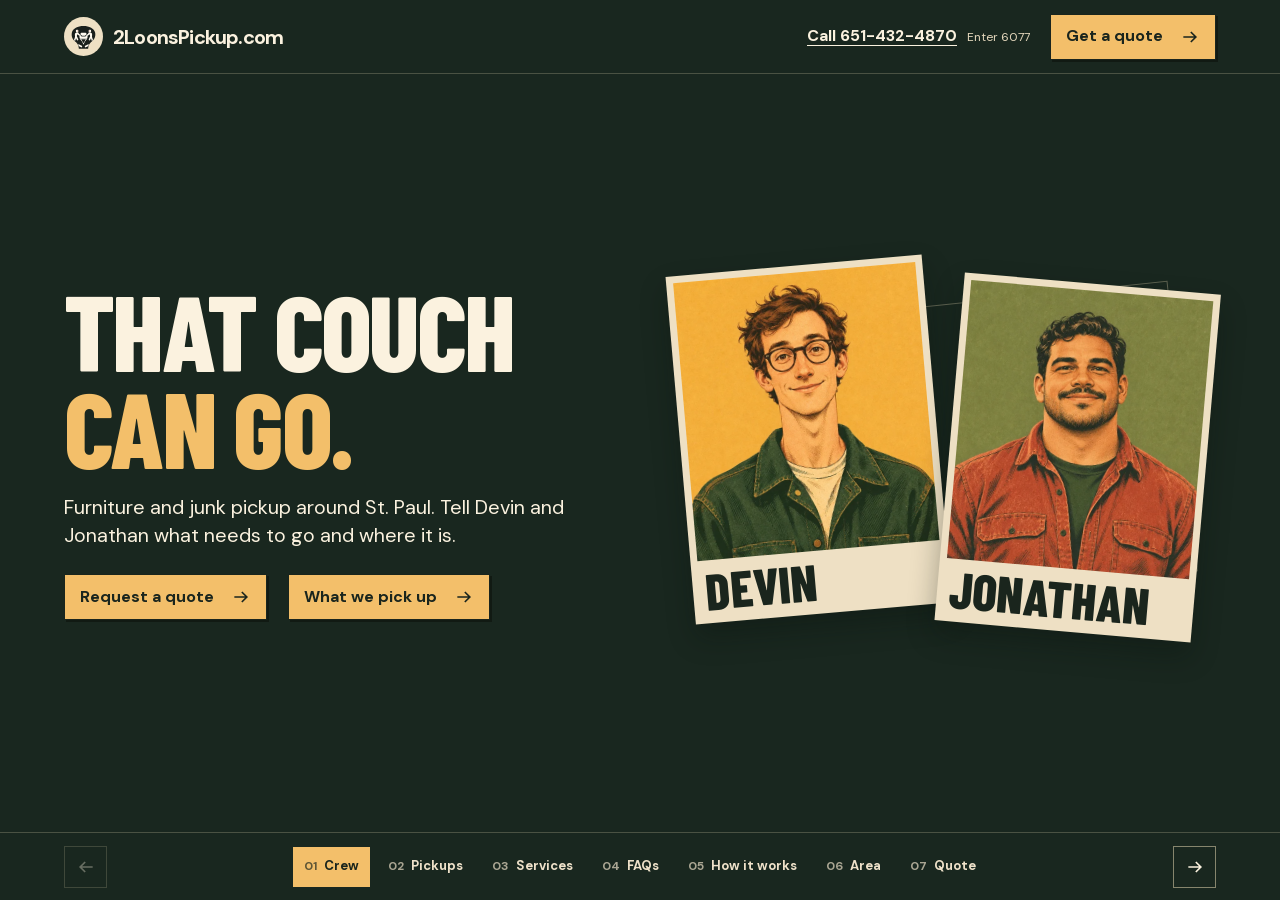
<file: index.html>
<!doctype html>
<html lang="en">
<head>
  <meta charset="utf-8">
  <meta name="viewport" content="width=device-width, initial-scale=1, interactive-widget=resizes-content">
  <meta name="description" content="Furniture and junk pickup around St. Paul. Ask Devin and Jonathan for a quote and check your ZIP.">
  <title>2 Loons Pickup | Furniture and junk pickup around St. Paul</title>
  <link rel="icon" href="./assets/couch-01.svg" type="image/svg+xml">
  <link rel="stylesheet" href="./panels.css">
  <link rel="stylesheet" href="./portraits.css">
  <link rel="stylesheet" href="./services.css">
  <link rel="stylesheet" href="./quote.css">
  <script defer src="./panels.js"></script>
  <script defer src="./portraits.js"></script>
  <script defer src="./quote.js"></script>
</head>
<body>
  <header class="site-header">
    <a class="brand" href="#crew" data-goto="crew">
      <img src="./assets/couch-01.svg" alt="">
      2LoonsPickup.com
    </a>
    <div class="header-actions">
      <div>
        <a class="call-link" href="tel:+16514324870" aria-describedby="call-extension">Call 651-432-4870</a>
        <span class="call-tip" id="call-extension">Enter 6077</span>
      </div>
      <button class="ticket" type="button" data-quote>
        Get a quote
        <svg viewBox="0 0 24 24" aria-hidden="true"><path d="M4 12h15m-6-6 6 6-6 6"/></svg>
      </button>
    </div>
  </header>

  <main class="rail" tabindex="0" aria-label="Browse the 2 Loons Pickup sections">
    <section class="panel hero active" id="crew" aria-labelledby="crew-title">
      <div class="inside">
        <div class="copy">
          <h1 id="crew-title">That couch <span>can go.</span></h1>
          <p>Furniture and junk pickup around St. Paul. Tell Devin and Jonathan what needs to go and where it is.</p>
          <div class="ctas">
            <button class="ticket" type="button" data-quote>
              Request a quote
              <svg viewBox="0 0 24 24" aria-hidden="true"><path d="M4 12h15m-6-6 6 6-6 6"/></svg>
            </button>
            <button class="ticket" type="button" data-goto="services">
              What we pick up
              <svg viewBox="0 0 24 24" aria-hidden="true"><path d="M4 12h15m-6-6 6 6-6 6"/></svg>
            </button>
          </div>
        </div>
        <div class="portraits">
          <figure class="portrait">
            <img src="./assets/devin.webp" alt="Illustrated portrait of Devin in round glasses and a green work jacket">
            <figcaption>Devin</figcaption>
          </figure>
          <figure class="portrait">
            <img src="./assets/jonathan.webp" alt="Illustrated portrait of Jonathan in a red work shirt">
            <figcaption>Jonathan</figcaption>
          </figure>
        </div>
      </div>
    </section>

    <section class="panel light services" id="services" aria-labelledby="services-title" aria-hidden="true" inert>
      <div class="inside">
        <div class="copy">
          <h2 id="services-title">What needs <span class="accent">to go?</span></h2>
          <ul>
            <li><strong>Furniture carryouts</strong><span>Couches, chairs and dressers.</span></li>
            <li><strong>Small cleanouts</strong><span>Garage corners and move-out leftovers.</span></li>
            <li><strong>Ask before booking</strong><span>Mattresses, fridges, TVs or tires. Some items may cost extra.</span></li>
          </ul>
          <div class="ctas">
            <a class="ticket dark" href="#service-guide">See all services</a>
            <button class="ticket dark" type="button" data-goto="process">
              How pickup works
              <svg viewBox="0 0 24 24" aria-hidden="true"><path d="M4 12h15m-6-6 6 6-6 6"/></svg>
            </button>
          </div>
        </div>
        <figure class="pickup-art" role="img" aria-label="Rust couch, green chair and moving box">
          <img class="pickup-couch" src="./assets/pickup-couch.webp" width="760" height="396" alt="">
          <img class="pickup-box" src="./assets/pickup-box.webp" width="350" height="312" alt="">
          <img class="pickup-chair" src="./assets/pickup-chair.webp" width="430" height="456" alt="">
        </figure>
      </div>
    </section>

    <section class="panel light service-guide" id="service-guide" aria-labelledby="guide-title" tabindex="0" aria-hidden="true" inert>
      <div class="guide-shell">
        <div class="guide-intro">
          <h2 id="guide-title">Services</h2>
          <div>
            <p>See what to show us when there are stairs, tight doorways, or items you want to keep.</p>
            <a class="ticket dark" href="#faq">Read the FAQs</a>
          </div>
        </div>

        <section class="guide-scene" aria-labelledby="couch-scene-title">
          <h3 id="couch-scene-title">Can you get my couch up these stairs?</h3>
          <figure>
            <img src="./assets/basement-couch.webp" alt="Jonathan points to the post at the stair turn as Devin looks over the route from the couch." width="1478" height="1064" decoding="async">
            <figcaption>Show where the stairs turn.</figcaption>
          </figure>
          <div class="guide-scene-copy">
            <p>Send a photo of the whole couch and another of the turn. Include the rest of the route to the truck so we can check the carry before booking.</p>
            <button class="ticket dark" type="button" data-quote>Request a quote</button>
            <p class="guide-scene-note">Attach photos in your mail app.</p>
          </div>
        </section>

        <div class="guide-card-grid">
          <article class="guide-card guide-carryout">
            <div class="guide-art">
              <img class="guide-cutout" src="./assets/cutout-carryout.webp" alt="Devin and Jonathan carrying a mustard loveseat" width="572" height="590">
            </div>
            <div class="guide-copy">
              <h3>Furniture carryouts</h3>
              <p>Couches, sectionals, recliners, dressers and tables. We can check a single piece or the leftovers from a small move.</p>
            </div>
            <p class="guide-card-note"><strong>Ask first</strong> about mattresses, box springs, TVs and appliances.</p>
          </article>
          <article class="guide-card guide-stairs">
            <div class="guide-art">
              <img class="guide-cutout" src="./assets/cutout-stairs.webp" alt="Devin and Jonathan supporting a washer on stairs with shoulder harnesses and a sling" width="750" height="610">
            </div>
            <div class="guide-copy">
              <h3>Stairs &amp; heavy items</h3>
              <p>Send photos of the item, stair turns and tight doorways. We’ll check difficult carries and heavy appliances before booking.</p>
              <a href="#safety-faq">Carrying and safety questions</a>
            </div>
          </article>
        </div>

        <div class="guide-service-story">
          <section class="guide-section guide-jobs" aria-labelledby="jobs-title">
            <h3 id="jobs-title">Other jobs</h3>
            <p>Send a photo of the whole pile so we can check what fits.</p>
            <div class="guide-card-grid guide-job-grid">
              <article class="guide-card guide-garage">
                <div class="guide-art guide-art-circle">
                  <img class="guide-cutout" src="./assets/cutout-garage.webp" alt="Devin lifting a storage tote" width="521" height="590">
                </div>
                <div class="guide-copy">
                  <h4>Garage corners</h4>
                  <p>Show us the corner you want cleared.</p>
                </div>
              </article>
              <article class="guide-card guide-boxes">
                <div class="guide-art guide-art-star">
                  <img class="guide-cutout" src="./assets/cutout-boxes.webp" alt="Jonathan carrying a cardboard box" width="526" height="590">
                </div>
                <div class="guide-copy">
                  <h4>Boxed clutter</h4>
                  <p>Get the boxes you want gone into one&nbsp;photo.</p>
                </div>
              </article>
              <article class="guide-card guide-curbside">
                <div class="guide-copy">
                  <h4>Curbside loads</h4>
                  <p>Show us the load and where it’s waiting.</p>
                </div>
                <div class="guide-art">
                  <img class="guide-cutout" src="./assets/cutout-curbside.webp" alt="Devin and Jonathan guiding a dresser on a hand truck" width="590" height="570">
                </div>
              </article>
            </div>
          </section>

          <section class="guide-section guide-day" aria-labelledby="arrival-title">
            <h3 id="arrival-title">Pickup day</h3>
            <div class="guide-day-grid">
              <div>
                <h4>Before we arrive</h4>
                <p>Clear a walking path, mark what goes and keep pets away from the carry route. Tell us about parking, gates, stairs and building access.</p>
              </div>
              <div>
                <h4>When we get there</h4>
                <p>We’ll walk through the agreed items and carry route with you. The scope and total need to be confirmed before anything is loaded.</p>
              </div>
            </div>
          </section>
        </div>

        <section class="guide-section guide-contact" aria-labelledby="guide-contact-title">
          <h3 id="guide-contact-title">Show us what needs to go</h3>
          <p>Send your pickup ZIP, the items and any stairs or access details. Attach photos in your mail app before sending.</p>
          <div class="ctas">
            <button class="ticket" type="button" data-quote>Request a quote</button>
            <a href="mailto:helpme@2loonspickup.com">helpme@2loonspickup.com</a>
            <a href="#services">Back to Pickups</a>
          </div>
        </section>
      </div>
    </section>

    <section class="panel light service-guide guide-faqs" id="faq" aria-labelledby="faq-title" tabindex="0" aria-hidden="true" inert>
      <div class="guide-shell">
        <div class="guide-intro">
          <h2 id="faq-title">Pickup <span>FAQs</span></h2>
          <div>
            <p>Answers about what we take, how to get ready and what happens on pickup day.</p>
            <button class="ticket dark" type="button" data-quote>Request a quote</button>
          </div>
        </div>
        <div class="questions">
          <div class="faq-group"><h3>What can you pick up?</h3>
            <details><summary>Can you take just one couch or a whole room?</summary><p>A single furniture carryout or a small cleanout is a good place to start. Send photos of everything you want removed, including any pieces that need to come apart. We’ll confirm the load before booking.</p></details>
            <details><summary>What about a mattress, TV, washer or fridge?</summary><p>Ask first. These items can need special handling or have extra disposal fees. Include the item type, a photo and its location so we can confirm whether we can take it and what the total would be.</p></details>
            <details><summary>Are there items you won’t take or that cost extra?</summary><p>Chemicals, paint, fuel, suspected asbestos and other hazardous or unknown loads are outside this pickup offer. Ask first about mattresses, TVs, appliances or anything that needs special handling. We’ll confirm accepted items and any extra charges before booking. Keep unconfirmed items separate from the agreed load.</p></details>
            <details><summary>Do you pick up in my ZIP code?</summary><p>We’re focused on St. Paul and nearby areas. Include your five-digit pickup ZIP in the quote request so we can check the location and schedule.</p></details>
          </div>
          <div class="faq-group" id="safety-faq" tabindex="-1"><h3>Carrying, safety and injuries</h3>
            <details><summary>Can you carry items on stairs or from a basement?</summary><p>Tell us how many flights, whether there are turns and how wide the doors are. Send pictures of the whole carry route. We need to check the item, access and crew needed before accepting a difficult carry.</p></details>
            <details><summary>Should I help carry? What if I can’t lift?</summary><p>Tell us you need the full carryout handled when you request a quote. We’ll confirm the people needed for the job. Check with the crew before joining a lift, and keep children and pets away from the carry route.</p></details>
            <details><summary>How do you check a tight or difficult carry?</summary><p>Show us the item and the route to the truck, including narrow doors, landings and obstacles. The crew needs to agree on the route and handling before moving it. If the access differs from the photos, the plan may need to change.</p></details>
            <details><summary>What if someone gets hurt or something is damaged?</summary><p>Stop the work and tell the crew right away so the concern can be addressed. Ask about coverage and how damage concerns are handled before booking, especially if your building has specific requirements.</p></details>
          </div>
          <div class="faq-group"><h3>Getting ready</h3>
            <details><summary>What photos should I send?</summary><p>Take one wide photo of the entire load, close-ups of bulky or unusual items, and photos of stairs, doorways and the route outside. Attach them to the email draft after you fill out the quote request.</p></details>
            <details><summary>What should I clear or mark beforehand?</summary><p>Mark the items that are going and separate anything you want to keep. Clear the walking route and move fragile belongings out of the way. Mention any part of the route you can’t clear yourself.</p></details>
            <details><summary>Should I empty furniture or disconnect appliances?</summary><p>Empty drawers and cabinets before the pickup unless you’ve agreed otherwise. For appliances, confirm acceptance and preparation requirements first, including who will handle any disconnection. Don’t start a disconnection you’re unsure about.</p></details>
            <details><summary>What about pets, gates, elevators and parking?</summary><p>Include entry codes, elevator reservations, parking limits and building rules in your request. Keep pets in a separate area during the carryout, and tell us if the truck can’t park near the exit.</p></details>
          </div>
          <div class="faq-group"><h3>Who arrives and what happens</h3>
            <details><summary>Will Devin and Jonathan both be there?</summary><p>Devin and Jonathan are the pickup crew. The people and crew size for your particular job need to be confirmed before booking, based on the load, stairs and access.</p></details>
            <details><summary>How will I know who is coming and when?</summary><p>Confirm the arrival window and who to expect when you arrange the pickup. If you need a call on arrival or a specific entrance used, include that in your request.</p></details>
            <details><summary>Do I need to be home?</summary><p>Arrange access and who can approve the pickup before booking. If you won’t be there, confirm that plan with us first and clearly identify the agreed items.</p></details>
            <details><summary>Can I add something on pickup day?</summary><p>Point it out before loading. A larger load or different carry route can change the work and total. Any change needs to be agreed before the extra items are loaded.</p></details>
          </div>
          <div class="faq-group"><h3>Quotes, timing and disposal</h3>
            <details><summary>What affects the quote? When is the price final?</summary><p>The items, load size, stairs, access, location and any special handling all matter. Photos help us understand the job. The scope and total need to be confirmed before loading, with changes agreed as they come up.</p></details>
            <details><summary>How soon can I get on the schedule?</summary><p>Send your preferred day with the request. We’ll check the crew and transport needed, then confirm an available window with you. A quote request by itself doesn’t reserve a pickup.</p></details>
            <details><summary>How do payment and receipts work?</summary><p>Confirm the payment method, when payment is due and any receipt you need when you arrange the job. Include building or reimbursement requirements early so they can be checked before booking.</p></details>
            <details><summary>Where do my items go?</summary><p>The destination depends on the item and the available disposal or reuse options. Ask about the plan for your particular load before booking, especially if you need a donation arrangement or specific documentation.</p></details>
          </div>
          <div class="faq-group"><h3>Why choose 2 Loons Pickup?</h3>
            <details><summary>When is this service a good fit?</summary><p>Start with us when you have furniture or a small cleanout and need help getting it out to the truck. You can share the exact load and access up front, then agree on the carryout and total before loading.</p></details>
            <details><summary>Could the city or my trash hauler take it?</summary><p>Possibly. If you can get the item to the curb, check <a href="https://www.stpaul.gov/departments/public-works/garbage-and-recycling/residential-collection/bulky-item-collection">Saint Paul’s bulky-item collection</a> and your hauler’s eligibility, accepted items and scheduling rules. Tell us if carrying it out is the part you need help with.</p></details>
            <details><summary>Who else offers junk pickup? What should I compare?</summary><p>Local options include <a href="https://junkguysmn.com/services/junk-removal/">Junk Guys</a> and <a href="https://www.1800gotjunk.com/us_en/locations/junk-removal-twin-cities">1-800-GOT-JUNK? Twin Cities</a>. Compare the full load, carryout, stairs, disposal fees, schedule and total. Ask each provider about coverage and any building requirements before choosing.</p></details>
          </div>
        </div>
      </div>
    </section>

    <section class="panel steps" id="process" aria-labelledby="steps-title" tabindex="0" aria-hidden="true" inert>
      <div class="inside">
        <h2 id="steps-title">How pickup works</h2>
        <figure class="art process-art" role="img" aria-label="Illustrations of a phone photo, a clipboard, and the crew carrying a couch"></figure>
        <ol>
          <li><h3>1. Show us the load</h3><p>Send photos of the items and the way out, along with your ZIP.</p></li>
          <li><h3>2. We check the details</h3><p>We check the route and let you know what we can take.</p></li>
          <li><h3>3. Confirm pickup</h3><p>We confirm the load, price, and pickup window with you before booking.</p></li>
        </ol>
      </div>
    </section>

    <section class="panel light area" id="area" aria-labelledby="area-title" aria-hidden="true" inert>
      <div class="inside">
        <div class="copy">
          <h2 id="area-title">Starting around <span class="accent">St. Paul</span></h2>
          <ul class="towns">
            <li>St. Paul</li>
            <li>West St. Paul</li>
            <li>South St. Paul</li>
            <li>Inver Grove Heights</li>
          </ul>
          <p>Check your ZIP when you ask for a quote.</p>
          <div class="ctas">
            <button class="ticket dark" type="button" data-quote>
              Ask about your ZIP
              <svg viewBox="0 0 24 24" aria-hidden="true"><path d="M4 12h15m-6-6 6 6-6 6"/></svg>
            </button>
          </div>
        </div>
        <figure class="art area-art" role="img" aria-label="Illustration of a pickup truck on a leafy residential street"></figure>
      </div>
    </section>

    <section class="panel quote" id="quote" aria-labelledby="quote-title" aria-hidden="true" inert>
      <div class="inside">
        <div class="copy">
          <h2 id="quote-title">Let’s get <span>it out.</span></h2>
          <ul>
            <li>Have your ZIP, item list, and preferred day handy.</li>
            <li>Tell us about stairs or other access details.</li>
            <li>Attach your photos in your mail app before sending.</li>
          </ul>
          <div class="ctas">
            <button class="ticket" type="button" data-quote>
              Open the quote form
              <svg viewBox="0 0 24 24" aria-hidden="true"><path d="M4 12h15m-6-6 6 6-6 6"/></svg>
            </button>
            <a class="call2" href="tel:+16514324870" aria-describedby="quote-call-extension">Call 651-432-4870</a>
          </div>
          <p class="call-tip" id="quote-call-extension">Enter 6077 when prompted.</p>
        </div>
        <figure class="art quote-art" role="img" aria-label="Illustration of a mustard couch and stacked moving boxes"></figure>
      </div>
    </section>
  </main>

  <nav class="pager" aria-label="Website sections">
    <button class="arrow prev" type="button" aria-label="Previous section" disabled>
      <svg viewBox="0 0 24 24" aria-hidden="true"><path d="M20 12H5m6-6-6 6 6 6"/></svg>
    </button>
    <div class="panel-buttons">
      <button class="panel-button" type="button" data-goto="crew" aria-current="step"><b aria-hidden="true">01</b>Crew</button>
      <button class="panel-button" type="button" data-goto="services"><b aria-hidden="true">02</b>Pickups</button>
      <button class="panel-button" type="button" data-goto="service-guide"><b aria-hidden="true">03</b>Services</button>
      <button class="panel-button" type="button" data-goto="faq"><b aria-hidden="true">04</b>FAQs</button>
      <button class="panel-button" type="button" data-goto="process" aria-label="Pickup process: how it works"><b aria-hidden="true">05</b><span class="pager-label-wide">How it works</span><span class="pager-label-short">Process</span></button>
      <button class="panel-button" type="button" data-goto="area"><b aria-hidden="true">06</b>Area</button>
      <button class="panel-button" type="button" data-goto="quote"><b aria-hidden="true">07</b>Quote</button>
    </div>
    <button class="arrow next" type="button" aria-label="Next section">
      <svg viewBox="0 0 24 24" aria-hidden="true"><path d="M4 12h15m-6-6 6 6-6 6"/></svg>
    </button>
    <span class="pager-count" aria-live="polite">Section 1 of 7</span>
  </nav>

  <dialog id="quote-drawer" aria-labelledby="drawer-title">
  <div class="quote-drawer-content">
    <div class="quote-drawer-header">
      <h2 id="drawer-title">Pickup quote</h2>
      <button class="quote-close" type="button" aria-label="Close quote form" autofocus>
        <svg viewBox="0 0 24 24" aria-hidden="true" focusable="false">
          <path d="m6 6 12 12M18 6 6 18"/>
        </svg>
      </button>
    </div>
    <p>Tell the crew what needs to go and how they’ll get to it.</p>
    <form method="dialog">
      <button type="submit" hidden>Open email draft</button>
      <div class="quote-fields">
        <label>
          Pickup ZIP
          <input name="zip" inputmode="numeric" autocomplete="postal-code" pattern="[0-9]{5}" title="Enter a five-digit ZIP" placeholder="55118" required>
        </label>
        <label>
          Preferred day (optional)
          <input name="day" placeholder="Saturday">
        </label>
      </div>
      <label>
        What needs to go?
        <textarea name="items" placeholder="One couch and a chair" required></textarea>
      </label>
      <label>
        Access or stairs (optional)
        <input name="access" placeholder="One flight, parking out front">
      </label>
      <div class="quote-actions">
        <a class="ticket dark quote-email" href="mailto:helpme@2loonspickup.com">
          Open email draft
          <svg viewBox="0 0 24 24" aria-hidden="true" focusable="false">
            <path d="M4 12h16m-7-7 7 7-7 7"/>
          </svg>
        </a>
        <button class="quote-copy" type="button">Copy request details</button>
      </div>
      <p class="quote-help">Attach photos in your mail app before you send the request. If your draft doesn’t open, copy the details into an email to <span class="quote-inbox">helpme@2loonspickup.com</span>.</p>
      <p class="quote-help quote-status" role="status"></p>
      <label class="quote-manual" hidden>
        Request details to copy
        <textarea readonly rows="4"></textarea>
      </label>
      <div class="quote-call">
        <a href="tel:+16514324870">Call 651-432-4870</a>
        <span>Enter 6077 when prompted.</span>
      </div>
    </form>
  </div>
</dialog>
</body>
</html>
</file>
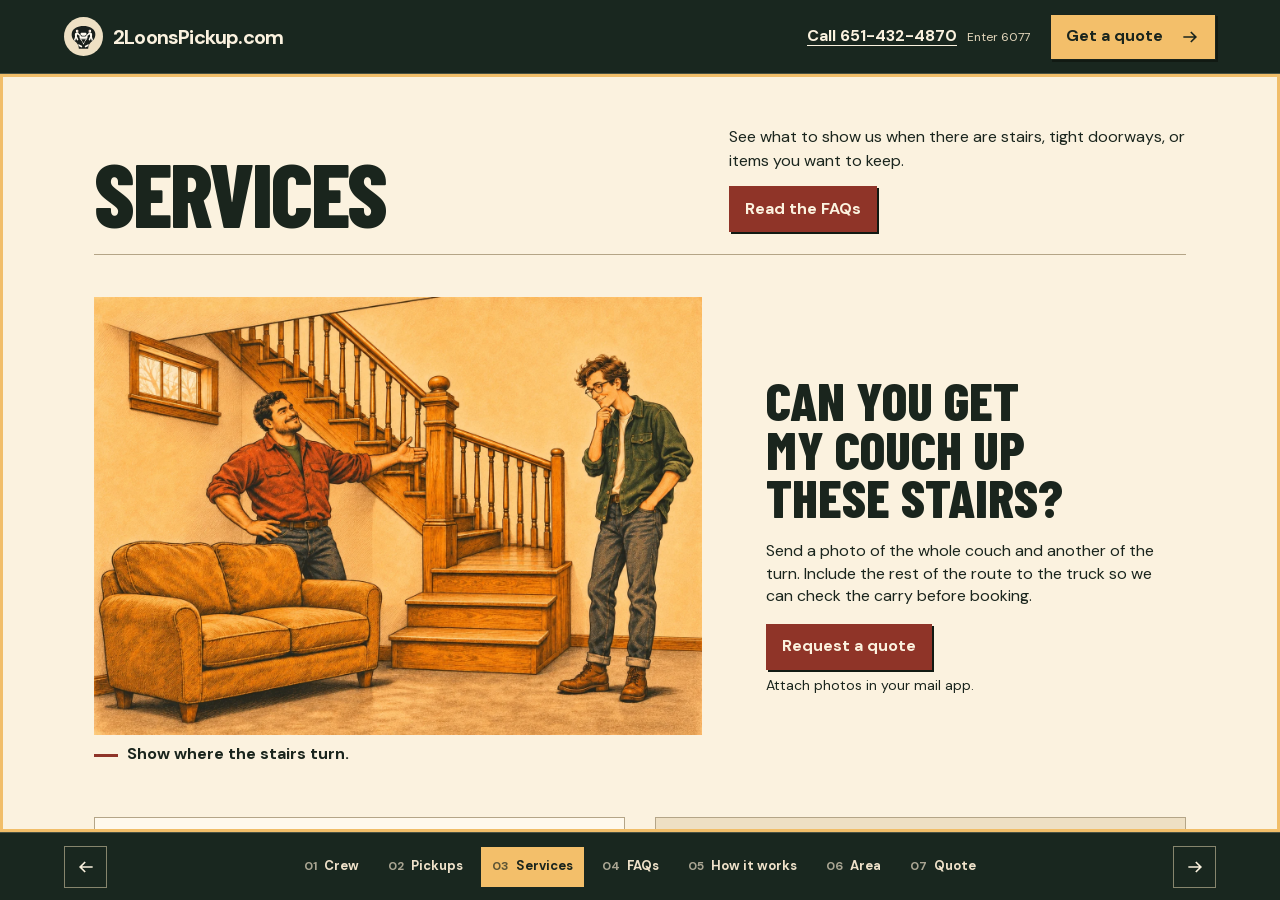
<file: services.html>
<!doctype html>
<html lang="en">
<head>
  <meta charset="utf-8">
  <meta name="viewport" content="width=device-width, initial-scale=1">
  <title>Services &amp; FAQs · 2 Loons Pickup</title>
  <link rel="canonical" href="https://2loonspickup.com/">
  <script>
    const section = ['#faq', '#safety-faq'].includes(location.hash) ? location.hash : '#service-guide';
    location.replace('./' + section);
  </script>
</head>
<body>
  <p><a href="./#service-guide">Open Services</a> or <a href="./#faq">Open FAQs</a> on 2 Loons Pickup.</p>
</body>
</html>
</file>
<file: panels.css>
@font-face {
  font-family: Barlow;
  src: url("./assets/display.woff2") format("woff2");
  font-weight: 800;
  font-display: swap;
}

@font-face {
  font-family: DM;
  src: url("./assets/body.woff2") format("woff2");
  font-weight: 400 700;
  font-display: swap;
}

:root {
  color-scheme: light;
  --night: #19271f;
  --ink: #1a251d;
  --cream: #fbf2df;
  --sand: #eee0c4;
  --gold: #f3bf6a;
  --rust: #8f3428;
  --paper: #f8efd9;
  --line: #c4b698;
  --outline: #b95a38;
  --edge: clamp(25px, 5vw, 82px);
}

* {
  box-sizing: border-box;
}

body {
  margin: 0;
  display: grid;
  grid-template-rows: auto minmax(0, 1fr) auto;
  grid-template-columns: minmax(0, 1fr);
  height: 100vh;
  height: 100dvh;
  overflow: hidden;
  background: var(--night);
  color: var(--cream);
  font: 16px/1.4 DM, Arial, sans-serif;
}

h1, h2, h3, p, ol, ul, figure {
  margin: 0;
}

h1, h2, h3 {
  font: 800 1em/.91 Barlow, "Arial Narrow", sans-serif;
}

a {
  color: inherit;
  text-underline-offset: 4px;
}

button, input, textarea {
  font: inherit;
}

button {
  cursor: pointer;
}

button:focus-visible, a:focus-visible, [tabindex]:focus-visible, input:focus-visible, textarea:focus-visible {
  outline: 3px solid #f1be69;
  outline-offset: 4px;
}

.light :focus-visible {
  outline-color: var(--rust);
}

.site-header, .pager {
  display: flex;
  align-items: center;
  justify-content: space-between;
  gap: 18px;
  padding-inline: var(--edge);
  background: var(--night);
}

.site-header {
  height: 74px;
  border-bottom: 1px solid #e4d7b23d;
}

.brand {
  display: inline-flex;
  align-items: center;
  gap: 10px;
  font-size: 20px;
  font-weight: 700;
  letter-spacing: -.04em;
  text-decoration: none;
  white-space: nowrap;
}

.brand img {
  width: 39px;
  height: 39px;
  padding: 4px;
  border-radius: 50%;
  background: var(--sand);
  object-fit: contain;
}

.header-actions {
  display: flex;
  align-items: center;
  gap: 20px;
}

.call-link {
  font-weight: 700;
}

.call-tip {
  color: #e4d7bc;
  font-size: 12px;
  margin-left: 6px;
}

.ticket {
  display: inline-flex;
  gap: 17px;
  align-items: center;
  justify-content: space-between;
  min-height: 46px;
  padding: 0 15px;
  border: 1px solid var(--ink);
  background: var(--gold);
  color: var(--ink);
  text-decoration: none;
  font-weight: 700;
  border-radius: 0;
  box-shadow: 2px 2px 0 #111a13;
}

.ticket:hover {
  background: #ffce81;
}

.ticket:active {
  transform: translate(1px, 1px);
  box-shadow: 1px 1px 0 #111a13;
}

.ticket.dark {
  background: var(--rust);
  color: var(--cream);
  border-color: var(--rust);
}

.ticket.dark:hover {
  background: #73271f;
}

.ticket svg, .arrow svg {
  width: 20px;
  height: 20px;
  flex: none;
  fill: none;
  stroke: currentColor;
  stroke-width: 2;
}

.rail {
  display: flex;
  overflow-x: auto;
  overflow-y: hidden;
  scroll-snap-type: x mandatory;
  overscroll-behavior-x: contain;
  scrollbar-width: none;
}

.rail::-webkit-scrollbar {
  display: none;
}

.panel {
  flex: 0 0 100%;
  min-width: 0;
  height: 100%;
  scroll-snap-align: start;
  scroll-snap-stop: always;
  overflow-x: hidden;
  overflow-y: auto;
  overscroll-behavior-block: contain;
}

.inside {
  min-height: 100%;
  display: grid;
  grid-template-columns: minmax(0, 1fr) minmax(0, 1fr);
  align-items: center;
  gap: clamp(25px, 5vw, 83px);
  padding: 28px var(--edge) 32px;
  max-width: 1570px;
  margin: auto;
}

.copy {
  position: relative;
  z-index: 1;
}

.panel h1, .panel h2 {
  font-size: clamp(66px, 8.3vw, 142px);
  text-transform: uppercase;
  letter-spacing: -.025em;
}

h1 span, .accent {
  display: block;
  color: var(--gold);
}

.copy p {
  font-size: clamp(17px, 1.55vw, 21px);
  max-width: 36ch;
  margin-top: 19px;
}

.ctas {
  display: flex;
  flex-wrap: wrap;
  align-items: center;
  gap: 12px 21px;
  margin-top: 24px;
}

.ctas .call2 {
  font-weight: 700;
  color: var(--gold);
}

.light {
  color: var(--ink);
  background: var(--cream);
}

.services h2 .accent, .area h2 .accent {
  color: #a3540e;
}

.services ul {
  list-style: none;
  padding: 0;
  margin-top: 22px;
  border-top: 1px solid var(--line);
  max-width: 520px;
}

.services li {
  padding: 10px 0;
  border-bottom: 1px solid var(--line);
}

.services strong {
  font-size: 18px;
  display: block;
}

.services li span {
  font-size: 15px;
  color: #494c3d;
}

.art {
  margin: 0;
  overflow: hidden;
  align-self: center;
  background-repeat: no-repeat;
}

.pickup-art {
  position: relative;
  align-self: center;
  justify-self: center;
  width: min(100%, 610px);
  aspect-ratio: 1.3;
}

.pickup-art img {
  position: absolute;
  display: block;
  height: auto;
  filter: drop-shadow(4px 10px 9px #30231242);
}

.pickup-couch {
  width: 88%;
  inset: 3% auto auto 2%;
}

.pickup-box {
  width: 21%;
  inset: auto auto 8% 20%;
}

.pickup-chair {
  width: 31%;
  inset: auto 2% 3% auto;
}

.steps {
  color: var(--ink);
  background: var(--gold);
}

.steps .inside {
  grid-template-columns: 1fr;
  align-content: safe center;
  gap: 16px;
}

.panel.steps h2 {
  font-size: clamp(60px, 6.9vw, 120px);
}

.process-art {
  width: 100%;
  /* The poster's illustration sits between its printed heading and captions. */
  aspect-ratio: 3.2;
  background-image: url("./assets/process.webp");
  background-size: 100% auto;
  background-position: center 65%;
  mix-blend-mode: multiply;
}

.steps ol {
  display: grid;
  grid-template-columns: repeat(3, 1fr);
  gap: 26px;
  list-style: none;
  padding: 0;
}

.steps ol li {
  border-top: 1px solid #685228;
  padding-top: 11px;
}

.steps h3 {
  font-size: clamp(25px, 3.3vw, 45px);
}

.steps ol p {
  margin-top: 7px;
  color: #3b392a;
}

.area-art {
  aspect-ratio: 1.08;
  background-image: url("./assets/area.webp");
  background-size: 183% auto;
  background-position: right center;
}

.area .towns {
  list-style: none;
  padding: 0;
  margin-top: 20px;
  max-width: 410px;
  border-top: 1px solid var(--line);
}

.towns li {
  padding: 7px 0;
  border-bottom: 1px solid var(--line);
  font-weight: 700;
}

.area .copy p {
  font-size: 16px;
  margin-top: 13px;
}

.quote {
  background: var(--night);
}

.quote-art {
  aspect-ratio: 1.82;
  background-image: url("./assets/quote.webp");
  background-size: 216% auto;
  background-position: left bottom;
}

.quote ul {
  padding-left: 18px;
  margin-top: 18px;
  color: #f2e3c6;
}

.quote li+li {
  margin-top: 5px;
}

.pager {
  height: 68px;
  border-top: 1px solid #e4d7b23d;
}

.arrow {
  background: transparent;
  color: var(--cream);
  border: 1px solid #e4d7b288;
  display: grid;
  place-items: center;
  width: 43px;
  height: 42px;
}

.arrow:disabled {
  opacity: .35;
  cursor: default;
}

.panel-buttons {
  display: flex;
  align-items: center;
  gap: 7px;
  max-width: 100%;
}

.panel-button {
  border: 1px solid transparent;
  background: transparent;
  color: #eee1c9;
  display: flex;
  align-items: center;
  gap: 7px;
  min-height: 40px;
  padding: 0 10px;
  font-size: 13px;
  font-weight: 700;
  white-space: nowrap;
}

.panel-button b {
  font-size: 12px;
  opacity: .68;
}

.pager-label-short {
  display: none;
}

.panel-button[aria-current=step] {
  border-color: var(--gold);
  background: var(--gold);
  color: var(--ink);
}

.pager-count {
  position: absolute;
  width: 1px;
  height: 1px;
  overflow: hidden;
  clip-path: inset(50%);
}

.rail:focus-visible, .panel:focus-visible {
  outline-offset: -3px;
}

@media (max-width: 950px) {
  :root {
    --edge: 28px;
  }

  .panel-button {
    padding: 0 6px;
  }

  .panel-button b {
    display: none;
  }

  .panel h1, .panel h2 {
    font-size: clamp(61px, 9vw, 100px);
  }

  .inside {
    gap: 29px;
  }
}

@media (max-width: 720px) {
  :root {
    --edge: 18px;
  }

  .site-header {
    height: 65px;
    gap: 6px;
  }

  .brand {
    font-size: 17px;
    gap: 6px;
  }

  .brand img {
    width: 31px;
    height: 31px;
  }

  .header-actions {
    gap: 0;
  }

  .header-actions .ticket {
    display: none;
  }

  .call-link {
    white-space: nowrap;
    font-size: 13px;
  }

  .call-tip {
    display: block;
    margin: 0;
    text-align: right;
    font-size: 10px;
  }

  .inside {
    grid-template-columns: minmax(0, 1fr);
    gap: 18px;
    align-content: safe center;
    padding: 18px var(--edge) 22px;
  }

  .panel h1, .panel h2 {
    font-size: clamp(54px, 13vw, 76px);
  }

  .panel.steps h2 {
    font-size: clamp(49px, 11.8vw, 71px);
  }

  .copy p {
    font-size: 16px;
    margin-top: 12px;
  }

  .ctas {
    margin-top: 15px;
  }

  .pickup-art {
    width: min(264px, 82vw);
  }

  .pickup-art img {
    filter: drop-shadow(2px 6px 5px #30231242);
  }

  .services .ctas {
    gap: 8px;
  }

  .services .ticket {
    gap: 6px;
    padding-inline: 9px;
    font-size: 13px;
  }

  .services ul {
    margin-top: 14px;
  }

  .services li {
    padding: 8px 0;
  }

  .steps .inside {
    gap: 14px;
  }

  .steps ol {
    grid-template-columns: 1fr;
    gap: 7px;
  }

  .steps ol li {
    padding-top: 7px;
  }

  .steps h3 {
    font-size: 26px;
  }

  .steps ol p {
    font-size: 14px;
    margin-top: 3px;
  }

  .area-art {
    width: min(100%, 360px);
    aspect-ratio: 1.85;
    justify-self: center;
  }

  .area .towns {
    margin-top: 12px;
  }

  .towns li {
    padding: 5px 0;
  }

  .quote-art {
    width: min(100%, 310px);
    aspect-ratio: 2.00;
    justify-self: center;
  }

  .pager {
    height: 60px;
    gap: 6px;
    padding-inline: 9px;
    -webkit-text-size-adjust: 100%;
    text-size-adjust: 100%;
  }

  .arrow {
    width: 38px;
    height: 37px;
    padding: 0;
    flex: none;
  }

  .panel-buttons {
    gap: 3px;
  }

  .panel-button {
    padding: 0 4px;
    font-size: 11px;
    min-height: 34px;
  }

  .pager-label-wide {
    display: none;
  }

  .pager-label-short {
    display: inline;
  }
}

@media (max-width: 370px), (max-width: 440px) and (max-height: 740px) {
  .services .inside {
    gap: 8px;
    padding-block: 12px;
  }

  .panel.services h2 {
    font-size: 48px;
  }

  .services li {
    padding-block: 5px;
  }

  .services .ctas {
    margin-top: 12px;
  }

  .services .ticket {
    padding-inline: 6px;
  }

  .pickup-art {
    width: min(72vw, 206px);
  }
}

@media (max-width: 370px) {
  .panel-button {
    padding: 0 3px;
    font-size: 10px;
  }

  .brand {
    font-size: 15px;
  }

  .brand img {
    width: 26px;
    height: 26px;
  }

  .call-link {
    font-size: 11px;
  }

  .pager {
    gap: 4px;
    padding-inline: 6px;
  }
}

@media (max-width: 450px) {
  .pager .arrow {
    display: none;
  }

  .panel-buttons {
    width: 100%;
    justify-content: space-between;
  }

  .panel-button {
    min-height: 44px;
  }
}

@media (prefers-reduced-motion: reduce) {
  .ticket:active {
    transform: none;
  }
}
</file>
<file: portraits.css>
#crew .portraits {
  display: grid;
  grid-template-columns: 1fr 1fr;
  gap: 12px;
  padding: 15px 9px 20px;
  min-width: 0;
  position: relative;
  pointer-events: none;
}

#crew .portraits::before {
  content: "";
  position: absolute;
  inset: 12% 6%;
  border: 1px solid #e4d7b257;
  transform: rotate(-6deg);
}

#crew .portrait {
  --portrait-tilt: -5deg;
  --portrait-shift: -9px;
  background: var(--sand);
  color: var(--ink);
  padding: 7px 7px 0;
  position: relative;
  box-shadow: 0 14px 28px #08130d55;
  transform: rotate(var(--portrait-tilt)) translateY(var(--portrait-shift));
}

#crew .portrait:nth-child(2) {
  --portrait-tilt: 5deg;
  --portrait-shift: 9px;
}

#crew .portrait img {
  display: block;
  width: 100%;
  aspect-ratio: 4 / 4.6;
  object-fit: cover;
}

#crew .portrait figcaption {
  font: 800 clamp(25px, 4vw, 55px)/1 Barlow, "Arial Narrow", sans-serif;
  text-transform: uppercase;
  padding: 4px 5px 7px;
}

@media (max-width: 720px) {
  #crew .portraits {
    max-width: 410px;
    width: 100%;
    justify-self: center;
    padding: 10px 9px 8px;
  }

  #crew .portrait {
    padding: 5px 5px 0;
  }

  #crew .portrait img {
    aspect-ratio: 1.18;
  }

  #crew .portrait figcaption {
    font-size: 30px;
  }
}

@media (prefers-reduced-motion: no-preference) {
  #crew .portrait {
    --portrait-travel: min(205px, 32vw);
    --portrait-away-x: calc(-1 * var(--portrait-travel));
    --portrait-away-y: -35px;
    --portrait-away-angle: -13deg;
    --portrait-entry-delay: 0ms;
    --portrait-exit-delay: 0ms;
    translate: 0 0;
    rotate: 0deg;
  }

  #crew .portrait:nth-child(2) {
    --portrait-away-x: var(--portrait-travel);
    --portrait-away-y: 40px;
    --portrait-away-angle: 13deg;
    --portrait-entry-delay: 62ms;
    --portrait-exit-delay: 20ms;
  }

  #crew:is([data-portrait-state="start"], [data-portrait-state="away"]) .portrait {
    translate: var(--portrait-away-x) var(--portrait-away-y);
    rotate: var(--portrait-away-angle);
  }

  #crew[data-portrait-state="rest"] .portrait {
    transition-property: translate, rotate;
    transition-duration: 630ms;
    transition-timing-function: cubic-bezier(.16, 1.2, .3, 1);
    transition-delay: var(--portrait-entry-delay);
  }

  #crew[data-portrait-state="away"] .portrait {
    transition-property: translate, rotate;
    transition-duration: 400ms;
    transition-timing-function: cubic-bezier(.4, 0, 1, 1);
    transition-delay: var(--portrait-exit-delay);
  }
}
</file>
<file: services.css>
.service-guide {
  --guide-line: #b4a587;
  --card-paper: #fff9ec;
  scrollbar-color: var(--guide-line) var(--cream);
  scrollbar-width: thin;
}

.guide-shell {
  max-width: 1220px;
  margin-inline: auto;
  padding: clamp(24px, 4vw, 54px) var(--edge) 36px;
}

.guide-intro {
  display: grid;
  grid-template-columns: minmax(0, 1.25fr) minmax(0, 1fr);
  align-items: end;
  gap: 16px clamp(24px, 5vw, 72px);
  padding-bottom: 22px;
  margin-bottom: clamp(24px, 3.5vw, 42px);
  border-bottom: 1px solid var(--guide-line);
}

.guide-intro h2 {
  font-size: clamp(50px, 7vw, 104px);
  line-height: .9;
  text-wrap: balance;
}

.guide-intro h2 span {
  color: var(--rust);
}

.guide-intro p {
  max-width: 43ch;
  margin-bottom: 13px;
  line-height: 1.5;
}

.guide-scene {
  display: grid;
  grid-template-columns: minmax(0, 1.45fr) minmax(0, 1fr);
  grid-template-areas: "art title" "art copy";
  grid-template-rows: 1fr 1fr;
  gap: 18px clamp(26px, 5vw, 72px);
  margin-bottom: clamp(24px, 4vw, 52px);
}

.guide-scene h3 {
  grid-area: title;
  align-self: end;
  font-size: clamp(36px, 4.2vw, 64px);
  text-transform: uppercase;
  text-wrap: balance;
}

.guide-scene figure {
  grid-area: art;
}

.guide-scene img {
  display: block;
  width: 100%;
  height: auto;
}

.guide-scene figcaption {
  margin-top: 8px;
  font-weight: 700;
}

.guide-scene figcaption::before {
  display: inline-block;
  width: 24px;
  margin-right: 9px;
  border-top: 3px solid var(--rust);
  vertical-align: middle;
  content: "";
}

.guide-scene-copy {
  grid-area: copy;
}

.guide-scene-copy > p:first-child {
  max-width: 37ch;
  margin-bottom: 16px;
}

.guide-scene-note {
  margin-top: 6px;
  font-size: 14px;
}

.guide-card-grid, .guide-day-grid, .guide-faqs .questions {
  display: grid;
  grid-template-columns: repeat(2, minmax(0, 1fr));
  gap: clamp(18px, 3vw, 30px);
}

.guide-card {
  --card-padding: clamp(14px, 2.2vw, 24px);
  --art-track: min(38%, 190px);
  display: grid;
  grid-template-columns: minmax(0, var(--art-track)) minmax(0, 1fr);
  align-items: center;
  gap: clamp(12px, 2vw, 20px);
  min-width: 0;
  padding: var(--card-padding);
  border: 1px solid var(--guide-line);
  background: var(--card-paper);
  line-height: 1.45;
}

.guide-stairs {
  --art-track: min(41%, 208px);
  background: var(--sand);
}

.guide-carryout {
  row-gap: 10px;
}

.guide-carryout .guide-art {
  grid-row: 1 / span 2;
}

.guide-carryout .guide-copy {
  align-self: end;
}

.guide-stairs, .guide-garage {
  grid-template-columns: minmax(0, 1fr) minmax(0, var(--art-track));
}

.guide-stairs .guide-art, .guide-garage .guide-art {
  grid-area: 1 / 2;
  margin-inline: 0 -10px;
}

.guide-stairs .guide-copy, .guide-garage .guide-copy {
  grid-area: 1 / 1;
}

.guide-art {
  position: relative;
  isolation: isolate;
  margin: -10px 0 -5px -10px;
}

.guide-art-circle::before, .guide-art-star::before {
  content: "";
  position: absolute;
  z-index: -1;
  inset: 8% -5% 4%;
  background: var(--sand);
}

.guide-art-circle::before {
  border-radius: 50%;
  inset: 10% -2% 4% 0;
}

.guide-art-star::before {
  background: var(--gold);
  clip-path: polygon(50% 0%, 63% 32%, 98% 25%, 78% 55%, 100% 80%, 65% 76%, 50% 100%, 35% 76%, 0% 80%, 22% 55%, 2% 25%, 37% 32%);
}

.guide-cutout {
  display: block;
  width: 100%;
  height: auto;
  filter: drop-shadow(2px 8px 6px #33231045);
}

.guide-copy {
  min-width: 0;
}

.guide-card h3, .guide-card h4, .guide-section h3, .guide-section h4 {
  font: 800 clamp(28px, 3.2vw, 44px)/.96 Barlow, "Arial Narrow", sans-serif;
  text-transform: uppercase;
}

.guide-card h4, .guide-section h4 {
  font-size: clamp(25px, 2.6vw, 32px);
  margin: 0;
}

.guide-card p, .guide-card a {
  margin-top: 9px;
}

.guide-card p {
  text-wrap: pretty;
}

.guide-card .guide-card-note {
  grid-column: 2;
  align-self: start;
  margin-top: 0;
  padding-top: 8px;
  border-top: 1px solid var(--guide-line);
}

.guide-card a {
  display: inline-block;
  color: var(--rust);
  font-weight: 700;
}

.guide-section {
  padding-block: clamp(28px, 4.5vw, 52px);
  border-bottom: 1px solid var(--guide-line);
}

.guide-section > p {
  max-width: 58ch;
  margin-top: 10px;
  line-height: 1.5;
}

.guide-service-story {
  --dresser-width: clamp(164px, 23vw, 288px);
  --dresser-spill: calc(var(--dresser-width) * .66);
  --story-gap: clamp(14px, 2vw, 24px);
  position: relative;
  isolation: isolate;
}

.guide-jobs {
  padding-bottom: 0;
  border-bottom: 0;
}

.guide-job-grid {
  grid-template-columns: repeat(3, minmax(0, 1fr));
  align-items: start;
  margin-top: 24px;
}

.guide-job-grid .guide-card {
  --art-track: min(34%, 112px);
}

.guide-curbside {
  display: flex;
  flex-direction: column;
  align-items: stretch;
  align-self: stretch;
  gap: 0;
}

.guide-curbside .guide-art {
  z-index: 1;
  width: var(--dresser-width);
  margin-inline: auto -10px;
  margin-block: auto calc(0px - var(--card-padding) - var(--story-gap) - var(--dresser-spill));
  padding-top: 8px;
  pointer-events: none;
}

.guide-day {
  --day-inset: clamp(16px, 3vw, 32px);
  padding-inline: var(--day-inset) calc(var(--day-inset) + var(--dresser-width));
  min-height: calc(var(--dresser-spill) + 24px);
  margin-top: var(--story-gap);
  border: 1px solid var(--guide-line);
  background: color-mix(in srgb, var(--gold) 58%, var(--cream));
}

.guide-day-grid {
  margin-top: 18px;
}

.guide-day-grid p {
  margin-top: 8px;
  max-width: 43ch;
  line-height: 1.5;
}

#safety-faq {
  scroll-margin-top: 18px;
}

.guide-faqs .questions {
  align-items: start;
  gap: 30px clamp(24px, 4vw, 48px);
}

.guide-faqs .faq-group h3 {
  margin: 0 0 12px;
  font-size: clamp(25px, 2.6vw, 32px);
  line-height: .96;
  text-transform: uppercase;
}

.guide-faqs details {
  border-top: 1px solid var(--guide-line);
}

.guide-faqs details:last-child {
  border-bottom: 1px solid var(--guide-line);
}

.guide-faqs summary {
  cursor: pointer;
  min-height: 48px;
  padding-block: 13px;
  font-weight: 700;
}

.guide-faqs summary:focus-visible {
  outline: 3px solid var(--rust);
  outline-offset: 3px;
}

.guide-faqs details p {
  max-width: 65ch;
  padding-bottom: 15px;
  line-height: 1.55;
}

.guide-contact {
  padding-inline: clamp(16px, 3vw, 32px);
  margin-top: 24px;
  border: 0;
  background: var(--night);
  color: var(--cream);
}

.guide-contact :focus-visible {
  outline-color: var(--gold);
}

@media (max-width: 720px) {
  .guide-intro, .guide-card-grid, .guide-faqs .questions {
    grid-template-columns: minmax(0, 1fr);
  }

  #service-guide .guide-intro {
    grid-template-columns: minmax(0, 1fr) auto;
    align-items: center;
    gap: 8px 12px;
    padding-bottom: 14px;
    margin-bottom: 18px;
  }

  #service-guide .guide-intro h2 {
    font-size: clamp(36px, 11.6vw, 50px);
  }

  #service-guide .guide-intro > div {
    display: contents;
  }

  #service-guide .guide-intro .ticket {
    grid-column: 2;
    grid-row: 1;
  }

  #service-guide .guide-intro p {
    grid-column: 1 / -1;
    margin-bottom: 0;
  }

  .guide-scene {
    grid-template-columns: minmax(0, 1fr);
    grid-template-areas: "title" "art" "copy";
    grid-template-rows: auto;
    gap: 12px;
  }

  .guide-card-grid {
    gap: 22px;
  }

  .guide-day-grid {
    grid-template-columns: minmax(0, 1fr);
    gap: 20px;
  }

  .guide-service-story {
    --dresser-width: clamp(172px, 48vw, 205px);
  }
}

@media (max-width: 540px) {
  .guide-day {
    padding-inline: var(--day-inset);
    padding-top: 0;
  }

  .guide-day > h3 {
    display: flex;
    align-items: center;
    max-width: calc(100% - var(--dresser-width) + 4px);
    min-height: calc(var(--dresser-spill) + 16px);
  }

  .guide-day-grid {
    margin-top: 0;
  }
}

@media (max-width: 370px) {
  .guide-carryout {
    --art-track: 32%;
  }

  .guide-carryout .guide-art {
    grid-row: 1;
  }

  .guide-card .guide-card-note {
    grid-column: 1 / -1;
  }
}
</file>
<file: quote.css>
#quote-drawer {
  box-sizing: border-box;
  position: fixed;
  inset: 0 0 0 auto;
  width: min(570px, 100%);
  max-width: 100%;
  height: 100vh;
  height: 100dvh;
  max-height: 100dvh;
  margin: 0;
  padding: 0;
  overflow: auto;
  overscroll-behavior: contain;
  border: 0;
  background: var(--cream);
  color: var(--ink);
  box-shadow: -14px 0 50px #10180e5e;
}

#quote-drawer[open] {
  animation: quote-drawer-in .28s cubic-bezier(.17, .8, .32, 1) both;
}

#quote-drawer::backdrop {
  background: #111b16a8;
}

@keyframes quote-drawer-in {
  from { transform: translateX(100%); }
  to { transform: translateX(0); }
}

#quote-drawer :focus-visible {
  outline: 3px solid var(--rust);
  outline-offset: 3px;
}

.quote-drawer-content {
  padding: 32px clamp(21px, 4.2vw, 43px) 40px;
}

.quote-drawer-header {
  display: flex;
  align-items: flex-start;
  justify-content: space-between;
  gap: 14px;
}

#quote-drawer h2 {
  margin: 0;
  font: 800 clamp(56px, 8vw, 76px)/.91 Barlow, "Arial Narrow", sans-serif;
  letter-spacing: -.025em;
  text-transform: uppercase;
}

.quote-close {
  display: grid;
  flex: none;
  width: 44px;
  height: 44px;
  place-items: center;
  padding: 0;
  border: 1px solid var(--ink);
  background: none;
  color: var(--ink);
  cursor: pointer;
}

.quote-close svg,
.quote-email svg {
  width: 20px;
  height: 20px;
  flex: none;
  fill: none;
  stroke: currentColor;
  stroke-width: 2;
}

.quote-drawer-content > p {
  margin: 10px 0 0;
}

#quote-drawer form {
  display: grid;
  gap: 13px;
  margin: 21px 0 0;
}

#quote-drawer label {
  display: grid;
  gap: 5px;
  min-width: 0;
  font-size: 14px;
  font-weight: 700;
}

#quote-drawer input,
#quote-drawer textarea {
  box-sizing: border-box;
  width: 100%;
  min-width: 0;
  min-height: 44px;
  padding: 9px 10px;
  border: 1px solid #9f937b;
  border-radius: 0;
  background: #fff9ea;
  color: var(--ink);
  font-size: 16px;
  font-weight: 400;
}

#quote-drawer textarea {
  min-height: 82px;
  resize: vertical;
}

.quote-fields {
  display: grid;
  grid-template-columns: repeat(2, minmax(0, 1fr));
  gap: 12px;
  align-items: end;
}

.quote-actions {
  display: flex;
  flex-wrap: wrap;
  align-items: center;
  gap: 6px 16px;
}

.quote-copy {
  min-height: 44px;
  padding: 0;
  border: 0;
  background: none;
  color: var(--rust);
  font-weight: 700;
  text-decoration: underline;
  text-underline-offset: 4px;
  cursor: pointer;
}

.quote-help {
  margin: 0;
  color: #4d5244;
  font-size: 14px;
}

.quote-inbox {
  overflow-wrap: anywhere;
  font-weight: 700;
}

.quote-status {
  font-weight: 700;
}

.quote-status:empty {
  position: absolute;
}

#quote-drawer .quote-manual[hidden] {
  display: none;
}

.quote-call {
  display: flex;
  flex-wrap: wrap;
  align-items: baseline;
  gap: 0 9px;
  padding-top: 9px;
  border-top: 1px solid var(--line, #c4b698);
}

.quote-call a {
  display: inline-flex;
  align-items: center;
  min-height: 44px;
  color: var(--rust);
  font-weight: 700;
}

.quote-call span {
  font-size: 13px;
}

@media (prefers-reduced-motion: reduce) {
  #quote-drawer[open] { animation: none; }
}
</file>
